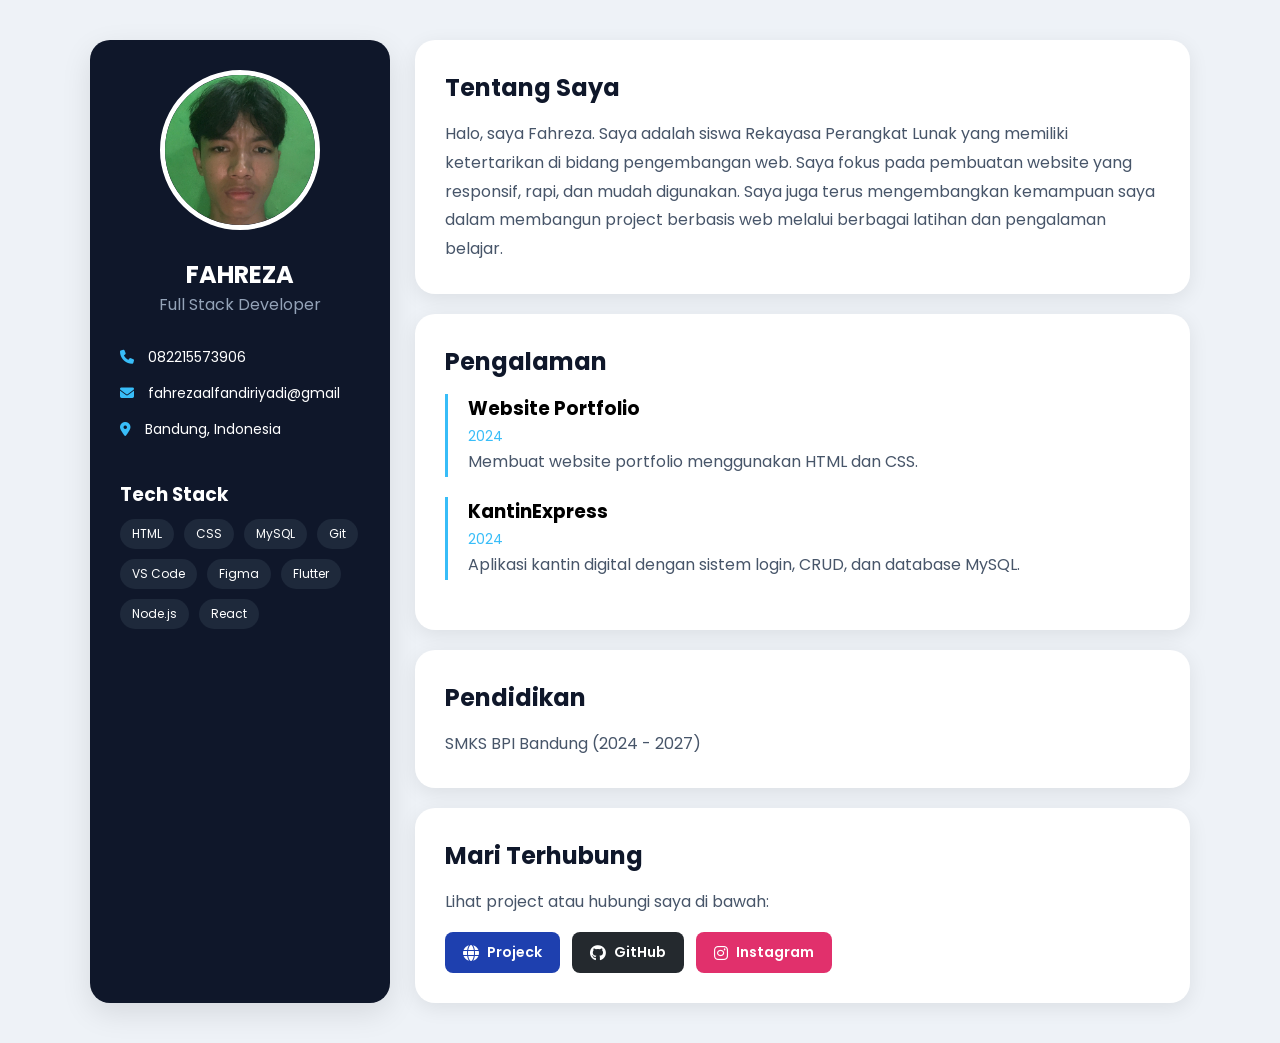
<file: index.html>
<!DOCTYPE html>
<html lang="id">
<head>
  <meta charset="UTF-8">
  <meta name="viewport" content="width=device-width, initial-scale=1.0">
  <title>Portfolio Fahreza</title>

  <link rel="stylesheet" href="index.css">

  <link rel="preconnect" href="https://fonts.googleapis.com">
  <link href="https://fonts.googleapis.com/css2?family=Poppins:wght@300;400;600;700&display=swap" rel="stylesheet">



  <link rel="stylesheet"
  href="https://cdnjs.cloudflare.com/ajax/libs/font-awesome/6.5.1/css/all.min.css">
</head>

<body>

<div class="container">

  <!-- SIDEBAR -->
  <aside class="sidebar">

    <img src="Facehdparah.jpg" class="profile">

    <h2>FAHREZA</h2>
    <p class="job">Full Stack Developer</p>

    <div class="info">
      <p><i class="fa fa-phone"></i> 082215573906</p>
      <p><i class="fa fa-envelope"></i> fahrezaalfandiriyadi@gmail</p>
      <p><i class="fa fa-location-dot"></i> Bandung, Indonesia</p>
    </div>

    <!-- SKILL BADGE (BUKAN BAR LAGI) -->
    <div class="skills">
      <h3>Tech Stack</h3>
      <div class="skill-badges">
        <span>HTML</span>
        <span>CSS</span>
        <span>MySQL</span>
        <span>Git</span>
        <span>VS Code</span>
        <span>Figma</span>
        <span>Flutter</span>
        <span>Node.js</span>
        <span>React</span>

      </div>
    </div>

  </aside>

  <!-- CONTENT -->
  <main class="content">

    <section class="card">
      <h1>Tentang Saya</h1>
      <p>
          Halo, saya Fahreza. Saya adalah siswa Rekayasa Perangkat Lunak yang memiliki ketertarikan
          di bidang pengembangan web. Saya fokus pada pembuatan website yang responsif, rapi,
          dan mudah digunakan. Saya juga terus mengembangkan kemampuan saya dalam membangun
          project berbasis web melalui berbagai latihan dan pengalaman belajar.
      </p>
    </section>

    <section class="card">
      <h1>Pengalaman</h1>

      <div class="timeline">
        <div class="item">
          <h3>Website Portfolio</h3>
          <span>2024</span>
          <p>Membuat website portfolio menggunakan HTML dan CSS.</p>
        </div>

        <div class="item">
          <h3>KantinExpress</h3>
          <span>2024</span>
          <p>Aplikasi kantin digital dengan sistem login, CRUD, dan database MySQL.</p>
        </div>
      </div>
    </section>

    <section class="card">
      <h1>Pendidikan</h1>
      <p>SMKS BPI Bandung (2024 - 2027)</p>
    </section>

    <!-- CONTACT -->
    <section class="card">

      <h1>Mari Terhubung</h1>
      <p>Lihat project atau hubungi saya di bawah:</p>

      <div class="social-links-container">

        <a href="projects.html" class="social-btn preview-btn">
          <i class="fas fa-globe"></i> Projeck
        </a>

        <a href="https://github.com/fahrezagathams1" class="social-btn github-btn">
          <i class="fab fa-github"></i> GitHub
        </a>

        <!-- <a href="#" class="social-btn linkedin-btn">
          <i class="fab fa-linkedin"></i> LinkedIn
        </a> -->

        <a href="https://www.instagram.com/fahrezaalfandiriyadi?igsh=OWFncnJreTRwN3Vj&utm_source=qr" class="social-btn instagram-btn">
          <i class="fab fa-instagram"></i> Instagram
        </a>

      </div>

    </section>

  </main>

</div>

</body>
</html>
</file>
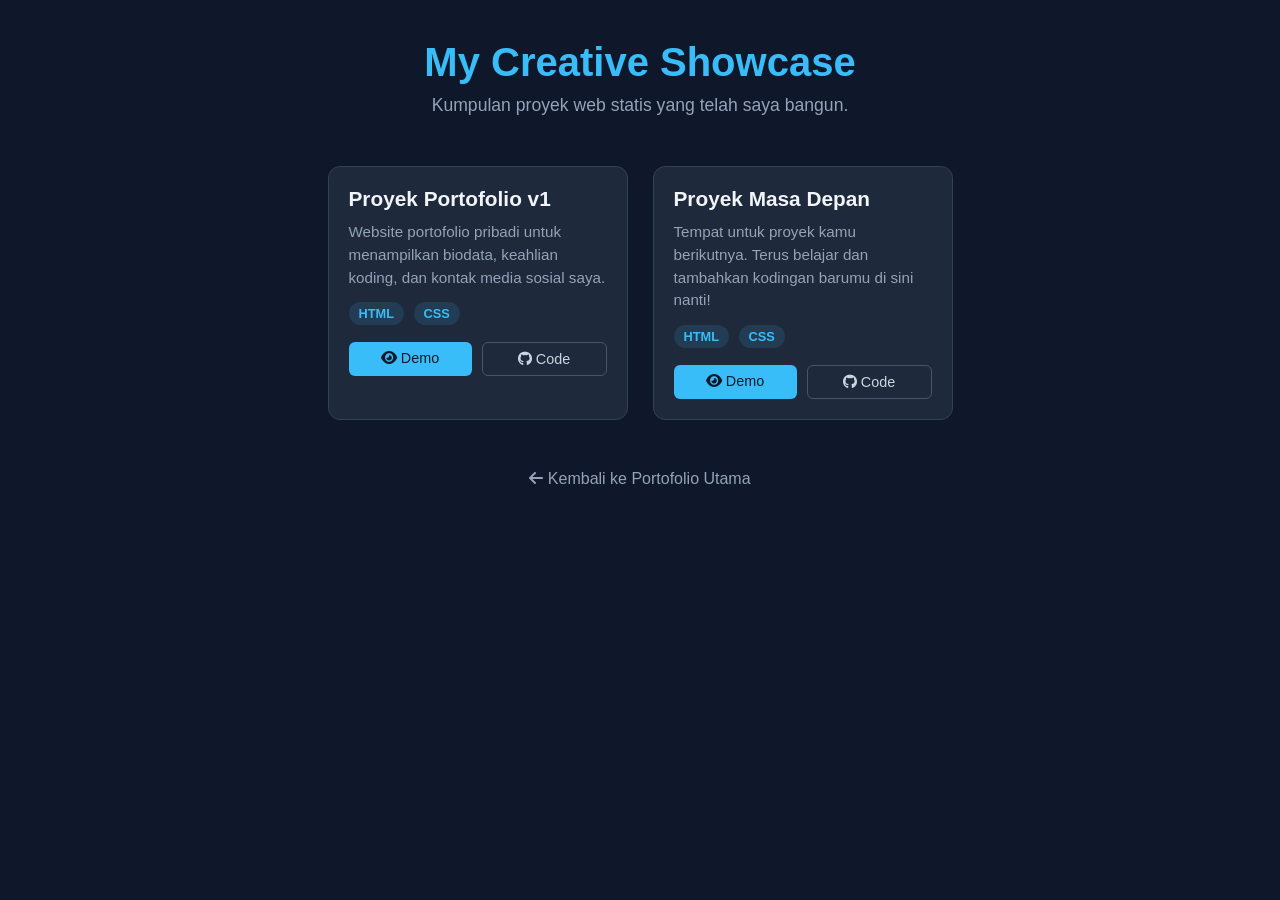
<file: projects.html>
<!DOCTYPE html>
<html lang="id">
<head>
    <meta charset="UTF-8">
    <meta name="viewport" content="width=device-width, initial-scale=1.0">
    <title>My Projects Showcase</title>
    <!-- Font Awesome untuk ikon tombol -->
    <link rel="stylesheet" href="https://cdnjs.cloudflare.com/ajax/libs/font-awesome/6.4.0/css/all.min.css">

      <ling href="https://fahrezagathams1.github.io/portofolio-v1/kantinexpress/" target="_blank">

    
    <!-- Memanggil file CSS terpisah -->
    <link rel="stylesheet" href="projects.css">
</head>
<body>

    <div class="container">
        <header>
            <h1>My Creative Showcase</h1>
            <p>Kumpulan proyek web statis yang telah saya bangun.</p>
        </header>

        <main class="projects-grid">
            
            <!-- KOTAK PROYEK 1 -->
            <div class="project-card">
                <div class="project-info">
                    <h3>Proyek Portofolio v1</h3>
                    <p>Website portofolio pribadi untuk menampilkan biodata, keahlian koding, dan kontak media sosial saya.</p>
                    <div class="tags">
                        <span class="tag">HTML</span>
                        <span class="tag">CSS</span>
                    </div>
                    <div class="btn-group">
                        <a href="index.html" class="btn btn-demo"><i class="fa-solid fa-eye"></i> Demo</a>
                        <a href="https://github.com/fahrezagathams1/portfolio-v1" target="_blank" class="btn btn-code"><i class="fa-brands fa-github"></i> Code</a>
                    </div>
                </div>
            </div>

            <!-- KOTAK PROYEK 2 -->
            <div class="project-card">
                <div class="project-info">
                    <h3>Proyek Masa Depan</h3>
                    <p>Tempat untuk proyek kamu berikutnya. Terus belajar dan tambahkan kodingan barumu di sini nanti!</p>
                    <div class="tags">
                        <span class="tag">HTML</span>
                        <span class="tag">CSS</span>
                    </div>
                    <div class="btn-group">
                        <a href="#" class="btn btn-demo"><i class="fa-solid fa-eye"></i> Demo</a>
                        <a href="#" class="btn btn-code"><i class="fa-brands fa-github"></i> Code</a>
                    </div>
                </div>
            </div>

        </main>

        <div class="back-container">
            <a href="index.html" class="btn-back"><i class="fa-solid fa-arrow-left"></i> Kembali ke Portofolio Utama</a>
        </div>
    </div>

</body>
</html>
</file>
<file: index.css>
/* RESET */
* {
  margin: 0;
  padding: 0;
  box-sizing: border-box;
}

body {
  font-family: 'Poppins', sans-serif;
  background: #eef2f7;
  padding: 40px;
}

/* MAIN LAYOUT */
.container {
  max-width: 1100px;
  margin: auto;
  display: grid;
  grid-template-columns: 300px 1fr;
  gap: 25px;
}

/* SIDEBAR */
.sidebar {
  background: #0f172a;
  color: white;
  padding: 30px;
  border-radius: 20px;
  text-align: center;
  box-shadow: 0 10px 30px rgba(0,0,0,0.1);
}

.profile {
  width: 160px;
  height: 160px;
  border-radius: 50%;
  object-fit: cover;
  border: 5px solid white;
  margin-bottom: 20px;
}

.job {
  color: #94a3b8;
  margin-bottom: 20px;
}

.info {
  text-align: left;
  margin-top: 30px;
}

.info p {
  margin: 15px 0;
  font-size: 14px;
}

.info i {
  margin-right: 10px;
  color: #38bdf8;
}

/* SKILL BADGES */
.skills {
  margin-top: 40px;
  text-align: left;
}

.skill-badges {
  display: flex;
  flex-wrap: wrap;
  gap: 10px;
  margin-top: 10px;
}

.skill-badges span {
  background: #1e293b;
  color: #fff;
  padding: 6px 12px;
  border-radius: 20px;
  font-size: 12px;
}

/* CONTENT AREA */
.content {
  display: flex;
  flex-direction: column;
  gap: 20px;
}

/* CARD */
.card {
  background: white;
  padding: 30px;
  border-radius: 20px;
  box-shadow: 0 5px 20px rgba(0,0,0,0.08);
  transition: 0.3s;
}

.card:hover {
  transform: translateY(-5px);
}

.card h1 {
  margin-bottom: 15px;
  color: #0f172a;
}

.card p {
  color: #475569;
  line-height: 1.8;
}

/* TIMELINE */
.timeline {
  margin-top: 10px;
}

.item {
  margin-bottom: 20px;
  padding-left: 20px;
  border-left: 3px solid #38bdf8;
}

.item span {
  color: #38bdf8;
  font-size: 14px;
}

/* SOCIAL BUTTONS */
.social-links-container {
  display: flex;
  flex-wrap: wrap;
  gap: 12px;
  margin-top: 15px;
}

.social-btn {
  display: inline-flex;
  align-items: center;
  padding: 10px 18px;
  font-size: 14px;
  font-weight: 600;
  text-decoration: none;
  border-radius: 8px;
  transition: all 0.3s ease;
  color: white;
}

.social-btn i {
  margin-right: 8px;
  font-size: 16px;
}

/* COLORS */
.preview-btn { background: #1e40af; }
.github-btn { background: #24292e; }
.linkedin-btn { background: #0077b5; }
.instagram-btn { background: #e1306c; }

/* HOVER EFFECT */
.social-btn:hover {
  transform: translateY(-2px);
  opacity: 0.9;
  box-shadow: 0 5px 15px rgba(0,0,0,0.15);
}

/* RESPONSIVE */
@media (max-width: 768px) {
  .container {
    grid-template-columns: 1fr;
  }

  body {
    padding: 20px;
  }
}
</file>
<file: projects.css>
* {
    margin: 0;
    padding: 0;
    box-sizing: border-box;
    font-family: 'Segoe UI', Tahoma, Geneva, Verdana, sans-serif;
}

body {
    background-color: #0f172a; /* Warna gelap modern */
    color: #f8fafc;
    padding: 40px 20px;
}

.container {
    max-width: 1000px;
    margin: 0 auto;
}

/* Bagian Atas / Header */
header {
    text-align: center;
    margin-bottom: 50px;
}

header h1 {
    font-size: 2.5rem;
    color: #38bdf8; /* Warna biru cerah */
    margin-bottom: 10px;
}

header p {
    color: #94a3b8;
    font-size: 1.1rem;
}

/* Wadah Kotak Proyek */
.projects-grid {
    display: flex;
    flex-wrap: wrap;
    gap: 25px;
    justify-content: center;
}

/* Desain Satu Kotak Proyek (Card) */
.project-card {
    background-color: #1e293b;
    border: 1px solid #334155;
    border-radius: 12px;
    width: 300px;
    overflow: hidden;
    transition: transform 0.3s ease;
}

.project-card:hover {
    transform: translateY(-5px); /* Efek naik sedikit saat disentuh mouse */
}

.project-info {
    padding: 20px;
}

.project-info h3 {
    font-size: 1.3rem;
    margin-bottom: 10px;
    color: #f1f5f9;
}

.project-info p {
    font-size: 0.95rem;
    color: #94a3b8;
    line-height: 1.5;
    margin-bottom: 15px;
}

/* Label Teknologi (Tags) */
.tags {
    margin-bottom: 20px;
}

.tag {
    background-color: #38bdf820;
    color: #38bdf8;
    padding: 4px 10px;
    border-radius: 20px;
    font-size: 0.8rem;
    font-weight: 600;
    margin-right: 5px;
}

/* Tombol Aksi */
.btn-group {
    display: flex;
    gap: 10px;
}

.btn {
    flex: 1;
    text-align: center;
    padding: 8px 0;
    border-radius: 6px;
    text-decoration: none;
    font-size: 0.9rem;
    font-weight: 500;
    transition: background 0.2s;
}

.btn-demo {
    background-color: #38bdf8;
    color: #0f172a;
}

.btn-demo:hover {
    background-color: #7dd3fc;
}

.btn-code {
    border: 1px solid #475569;
    color: #cbd5e1;
}

.btn-code:hover {
    background-color: #334155;
}

/* Tombol Kembali ke Utama */
.back-container {
    text-align: center;
    margin-top: 50px;
}

.btn-back {
    color: #94a3b8;
    text-decoration: none;
    font-size: 1rem;
    transition: color 0.2s;
}

.btn-back:hover {
    color: #38bdf8;
}
</file>
